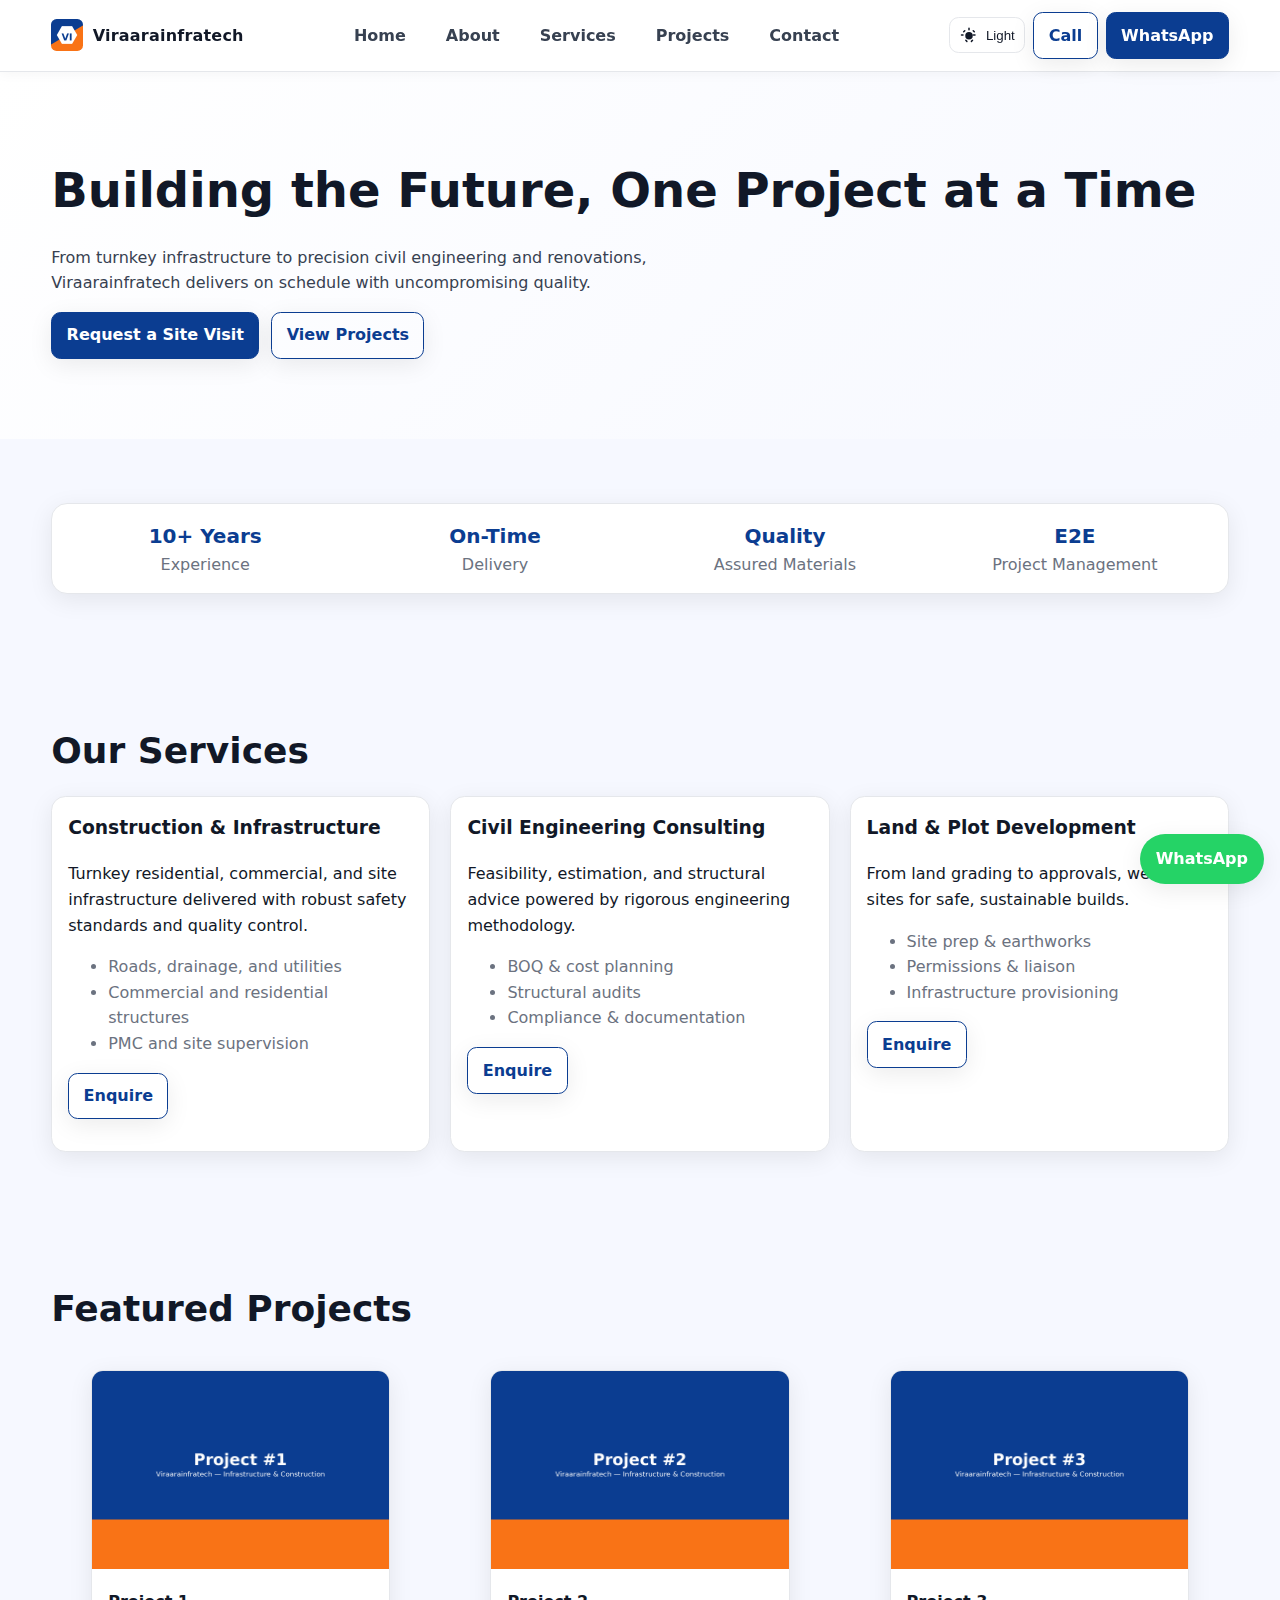
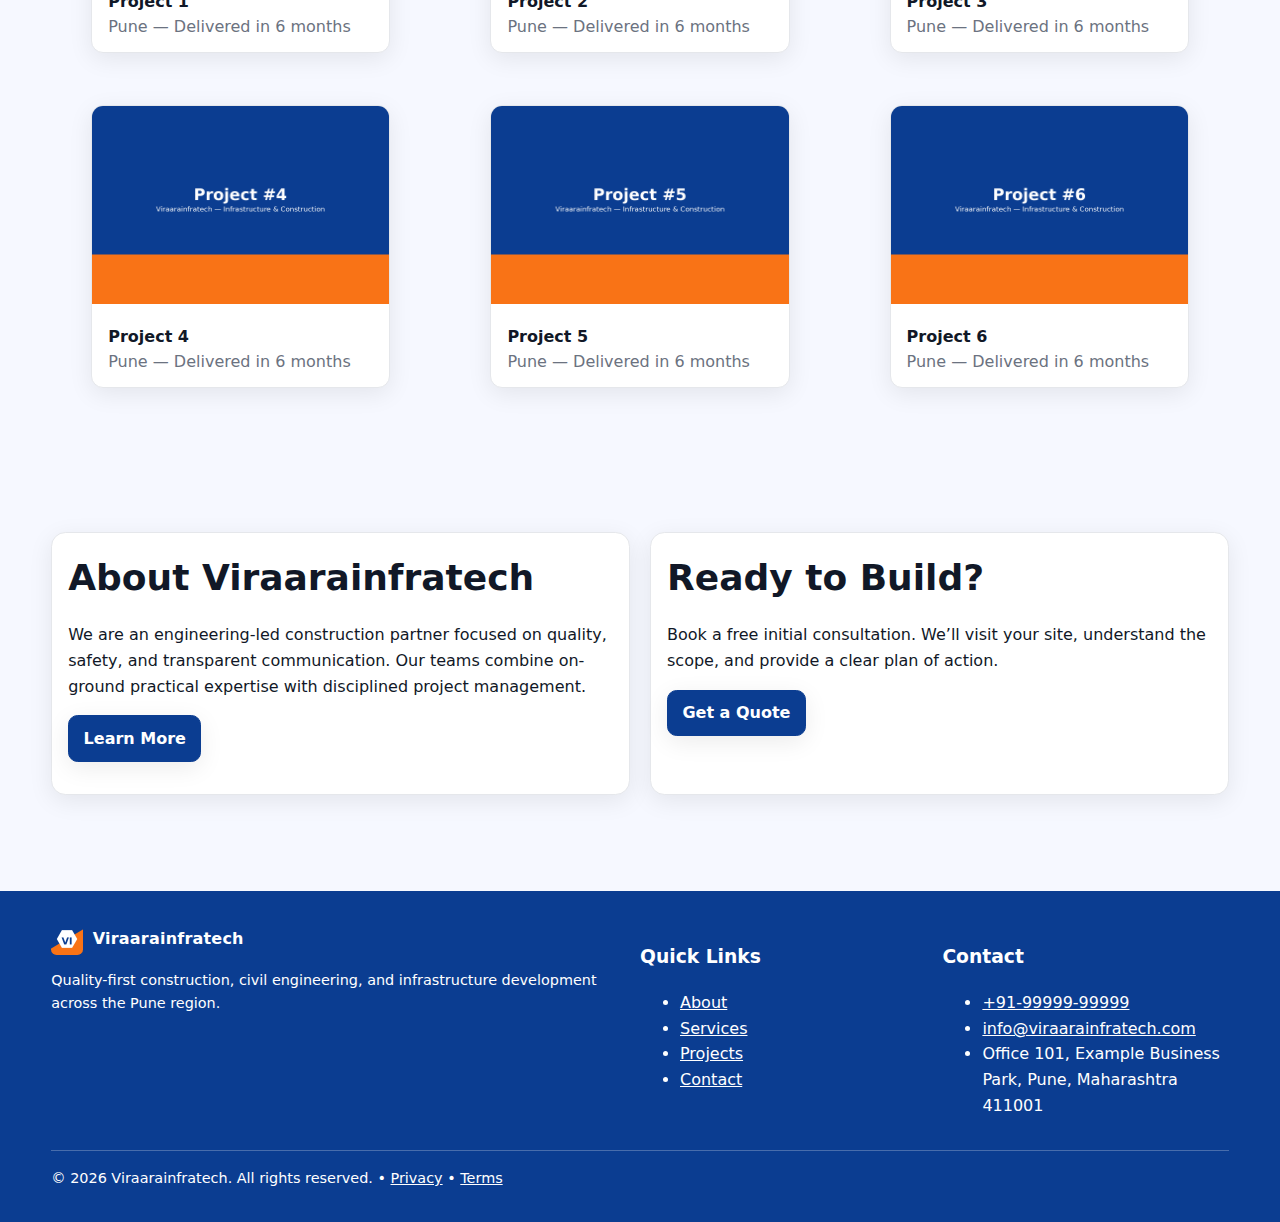
<file: index.html>
<!DOCTYPE html>
<html lang='en'>
<head>
  <meta charset='UTF-8'>
  <meta name='viewport' content='width=device-width, initial-scale=1.0'>
  <title>Viraarainfratech — Construction & Infrastructure in Pune</title>
  <meta name='description' content='Quality-first construction, civil engineering, and infrastructure development for the Pune region.'>
  <link rel='icon' type='image/png' href='assets/favicon.png'>
  <meta property='og:title' content='Viraarainfratech — Construction & Infrastructure in Pune'>
  <meta property='og:description' content='Quality-first construction, civil engineering, and infrastructure development for the Pune region.'>
  <meta property='og:type' content='website'>
  <meta property='og:image' content='assets/logo.png'>
  <meta name='twitter:card' content='summary_large_image'>
  <meta name='twitter:title' content='Viraarainfratech — Construction & Infrastructure in Pune'>
  <meta name='twitter:description' content='Quality-first construction, civil engineering, and infrastructure development for the Pune region.'>
  <meta name='theme-color' content='#0B3D91'>
  <link rel='stylesheet' href='assets/style.css'>
</head>
<body>
  <a class='skip-link' href='#main'>Skip to content</a>

<header class='header' role='banner'>
  <div class='container nav'>
    <a class='brand' href='index.html' aria-label='Viraarainfratech Home'>
      <img src='assets/logo.png' alt='Viraarainfratech logo'>
      <span>Viraarainfratech</span>
    </a>
    <nav aria-label='Primary' class='primary-nav'>
      <button class='hamburger' aria-expanded='false' aria-controls='menu'><svg aria-hidden='true' viewBox='0 0 24 24' fill='none' stroke='currentColor'><path stroke-linecap='round' stroke-linejoin='round' stroke-width='2' d='M4 6h16M4 12h16M4 18h16'/></svg><span class='sr-only'>Menu</span></button>
      <div id='menu' class='menu' role='menu'>
        <a role='menuitem' href='index.html'>Home</a>
        <a role='menuitem' href='about.html'>About</a>
        <a role='menuitem' href='services.html'>Services</a>
        <a role='menuitem' href='projects.html'>Projects</a>
        <a role='menuitem' href='contact.html'>Contact</a>
      </div>
    </nav>
    <div class='cta'>
      <button id='theme-toggle' class='theme-toggle' aria-pressed='false' aria-label='Toggle dark mode'>
        <svg aria-hidden='true' viewBox='0 0 24 24' fill='currentColor'><path d='M12 2a1 1 0 0 1 1 1v2a1 1 0 1 1-2 0V3a1 1 0 0 1 1-1Zm0 16a5 5 0 1 0 0-10 5 5 0 0 0 0 10Zm9-6a1 1 0 0 1-1 1h-2a1 1 0 1 1 0-2h2a1 1 0 0 1 1 1ZM5 12a1 1 0 0 1-1 1H2a1 1 0 1 1 0-2h2a1 1 0 0 1 1 1Zm12.364 6.364a1 1 0 0 1 0 1.414l-1.414 1.414a1 1 0 1 1-1.414-1.414l1.414-1.414a1 1 0 0 1 1.414 0ZM7.05 5.636a1 1 0 0 1 0 1.414L5.636 8.464A1 1 0 0 1 4.222 7.05L5.636 5.636A1 1 0 0 1 7.05 5.636Zm11.314 0 1.414 1.414A1 1 0 1 1 18.364 8.464l-1.414-1.414A1 1 0 1 1 18.364 5.636ZM7.05 18.364a1 1 0 0 1 1.414 0L9.879 19.78a1 1 0 0 1-1.414 1.414L7.05 19.778a1 1 0 0 1 0-1.414Z'/></svg>
        <span id='theme-label'>Theme</span>
      </button>
      <a class='btn secondary' href='tel:+91-99999-99999'>Call</a>
      <a class='btn' href='https://wa.me/919999999999' target='_blank' rel='noopener'>WhatsApp</a>
    </div>
  </div>
</header>

<main id='main'>
  <section class='hero'>
    <div class='container'>
      <h1>Building the Future, One Project at a Time</h1>
      <p class='lead'>From turnkey infrastructure to precision civil engineering and renovations, Viraarainfratech delivers on schedule with uncompromising quality.</p>
      <div class='actions'>
        <a class='btn' href='contact.html'>Request a Site Visit</a>
        <a class='btn secondary' href='projects.html'>View Projects</a>
      </div>
    </div>
  </section>

  <section class='section'>
    <div class='container trust' aria-label='Metrics'>
      <div class='metric'><div class='num'>10+ Years</div><div class='muted'>Experience</div></div>
      <div class='metric'><div class='num'>On-Time</div><div class='muted'>Delivery</div></div>
      <div class='metric'><div class='num'>Quality</div><div class='muted'>Assured Materials</div></div>
      <div class='metric'><div class='num'>E2E</div><div class='muted'>Project Management</div></div>
    </div>
  </section>

  <section class='section'>
    <div class='container'>
      <h2>Our Services</h2>
      <div class='grid grid-3'>
        <article class='card'>
          <h3>Construction & Infrastructure</h3>
          <p>Turnkey residential, commercial, and site infrastructure delivered with robust safety standards and quality control.</p>
          <ul class='muted'>
            <li>Roads, drainage, and utilities</li>
            <li>Commercial and residential structures</li>
            <li>PMC and site supervision</li>
          </ul>
          <p><a class='btn secondary' href='services.html#infra'>Enquire</a></p>
        </article>
        <article class='card'>
          <h3>Civil Engineering Consulting</h3>
          <p>Feasibility, estimation, and structural advice powered by rigorous engineering methodology.</p>
          <ul class='muted'>
            <li>BOQ & cost planning</li>
            <li>Structural audits</li>
            <li>Compliance & documentation</li>
          </ul>
          <p><a class='btn secondary' href='services.html#consult'>Enquire</a></p>
        </article>
        <article class='card'>
          <h3>Land & Plot Development</h3>
          <p>From land grading to approvals, we ready sites for safe, sustainable builds.</p>
          <ul class='muted'>
            <li>Site prep & earthworks</li>
            <li>Permissions & liaison</li>
            <li>Infrastructure provisioning</li>
          </ul>
          <p><a class='btn secondary' href='services.html#land'>Enquire</a></p>
        </article>
      </div>
    </div>
  </section>

  <section class='section'>
    <div class='container'>
      <h2>Featured Projects</h2>
      <div class='grid grid-3 projects-grid'>
        <figure tabindex='0' role='button' data-modal='project-1' aria-label='Open details for Project 1'><img src='assets/project-1.png' alt='Project 1 completed by Viraarainfratech'><figcaption><strong>Project 1</strong><br><span class='muted'>Pune — Delivered in 6 months</span></figcaption></figure><figure tabindex='0' role='button' data-modal='project-2' aria-label='Open details for Project 2'><img src='assets/project-2.png' alt='Project 2 completed by Viraarainfratech'><figcaption><strong>Project 2</strong><br><span class='muted'>Pune — Delivered in 6 months</span></figcaption></figure><figure tabindex='0' role='button' data-modal='project-3' aria-label='Open details for Project 3'><img src='assets/project-3.png' alt='Project 3 completed by Viraarainfratech'><figcaption><strong>Project 3</strong><br><span class='muted'>Pune — Delivered in 6 months</span></figcaption></figure><figure tabindex='0' role='button' data-modal='project-4' aria-label='Open details for Project 4'><img src='assets/project-4.png' alt='Project 4 completed by Viraarainfratech'><figcaption><strong>Project 4</strong><br><span class='muted'>Pune — Delivered in 6 months</span></figcaption></figure><figure tabindex='0' role='button' data-modal='project-5' aria-label='Open details for Project 5'><img src='assets/project-5.png' alt='Project 5 completed by Viraarainfratech'><figcaption><strong>Project 5</strong><br><span class='muted'>Pune — Delivered in 6 months</span></figcaption></figure><figure tabindex='0' role='button' data-modal='project-6' aria-label='Open details for Project 6'><img src='assets/project-6.png' alt='Project 6 completed by Viraarainfratech'><figcaption><strong>Project 6</strong><br><span class='muted'>Pune — Delivered in 6 months</span></figcaption></figure>
      </div>
    </div>
  </section>

  <section class='section'>
    <div class='container grid grid-2'>
      <div class='card'>
        <h2>About Viraarainfratech</h2>
        <p>We are an engineering-led construction partner focused on quality, safety, and transparent communication. Our teams combine on-ground practical expertise with disciplined project management.</p>
        <p><a class='btn' href='about.html'>Learn More</a></p>
      </div>
      <div class='card'>
        <h2>Ready to Build?</h2>
        <p>Book a free initial consultation. We’ll visit your site, understand the scope, and provide a clear plan of action.</p>
        <p><a class='btn' href='contact.html'>Get a Quote</a></p>
      </div>
    </div>
  </section>
</main>

<footer role='contentinfo'>
  <div class='container cols'>
    <div>
      <div class='brand' style='color:#fff;'>
        <img src='assets/logo.png' alt='' aria-hidden='true'>
        <span>Viraarainfratech</span>
      </div>
      <p class='small'>Quality-first construction, civil engineering, and infrastructure development across the Pune region.</p>
    </div>
    <div>
      <h3>Quick Links</h3>
      <nav aria-label='Footer'>
        <ul>
          <li><a href='about.html'>About</a></li>
          <li><a href='services.html'>Services</a></li>
          <li><a href='projects.html'>Projects</a></li>
          <li><a href='contact.html'>Contact</a></li>
        </ul>
      </nav>
    </div>
    <div>
      <h3>Contact</h3>
      <ul>
        <li><a href='tel:+91-99999-99999'>+91-99999-99999</a></li>
        <li><a href='mailto:info@viraarainfratech.com'>info@viraarainfratech.com</a></li>
        <li>Office 101, Example Business Park, Pune, Maharashtra 411001</li>
      </ul>
    </div>
  </div>
  <div class='container' style='margin-top:1rem; border-top:1px solid rgba(255,255,255,.25); padding-top:1rem;'>
    <div class='small'>© 2026 Viraarainfratech. All rights reserved. • <a href='#'>Privacy</a> • <a href='#'>Terms</a></div>
  </div>
</footer>
<a class='whatsapp-float' href='https://wa.me/919999999999' target='_blank' rel='noopener' aria-label='Chat on WhatsApp'>WhatsApp</a>

<div class='modal-backdrop' id='lightbox' role='dialog' aria-modal='true' aria-label='Project details'>
  <div class='modal'>
    <header>
      <strong id='modal-title'>Project</strong>
      <button class='close' aria-label='Close' data-close>×</button>
    </header>
    <div class='content'>
      <img id='modal-img' alt=''>
      <p id='modal-desc' class='muted'></p>
    </div>
  </div>
</div>

<script type='application/ld+json'>
{
  "@context": "https://schema.org",
  "@graph": [
    {
      "@type": "Organization",
      "name": "Viraarainfratech",
      "url": "https://www.example.com/",
      "logo": "assets/logo.png",
      "sameAs": ["https://www.linkedin.com/", "https://www.instagram.com/"]
    },
    {
      "@type": "LocalBusiness",
      "name": "Viraarainfratech",
      "image": "assets/logo.png",
      "telephone": "+91-99999-99999",
      "email": "info@viraarainfratech.com",
      "address": {
        "@type": "PostalAddress",
        "streetAddress": "Office 101, Example Business Park, Pune, Maharashtra 411001",
        "addressLocality": "Pune",
        "addressRegion": "MH",
        "postalCode": "411001",
        "addressCountry": "IN"
      },
      "areaServed": "Pune region, Maharashtra, India"
    },
    {
      "@type": "Service",
      "serviceType": "Construction & Infrastructure Development",
      "provider": {"@type": "Organization", "name": "Viraarainfratech"}
    },
    {
      "@type": "Service",
      "serviceType": "Civil Engineering Consulting",
      "provider": {"@type": "Organization", "name": "Viraarainfratech"}
    }
  ]
}
</script>

<script src='assets/script.js' defer></script>
</body>
</html>
</file>
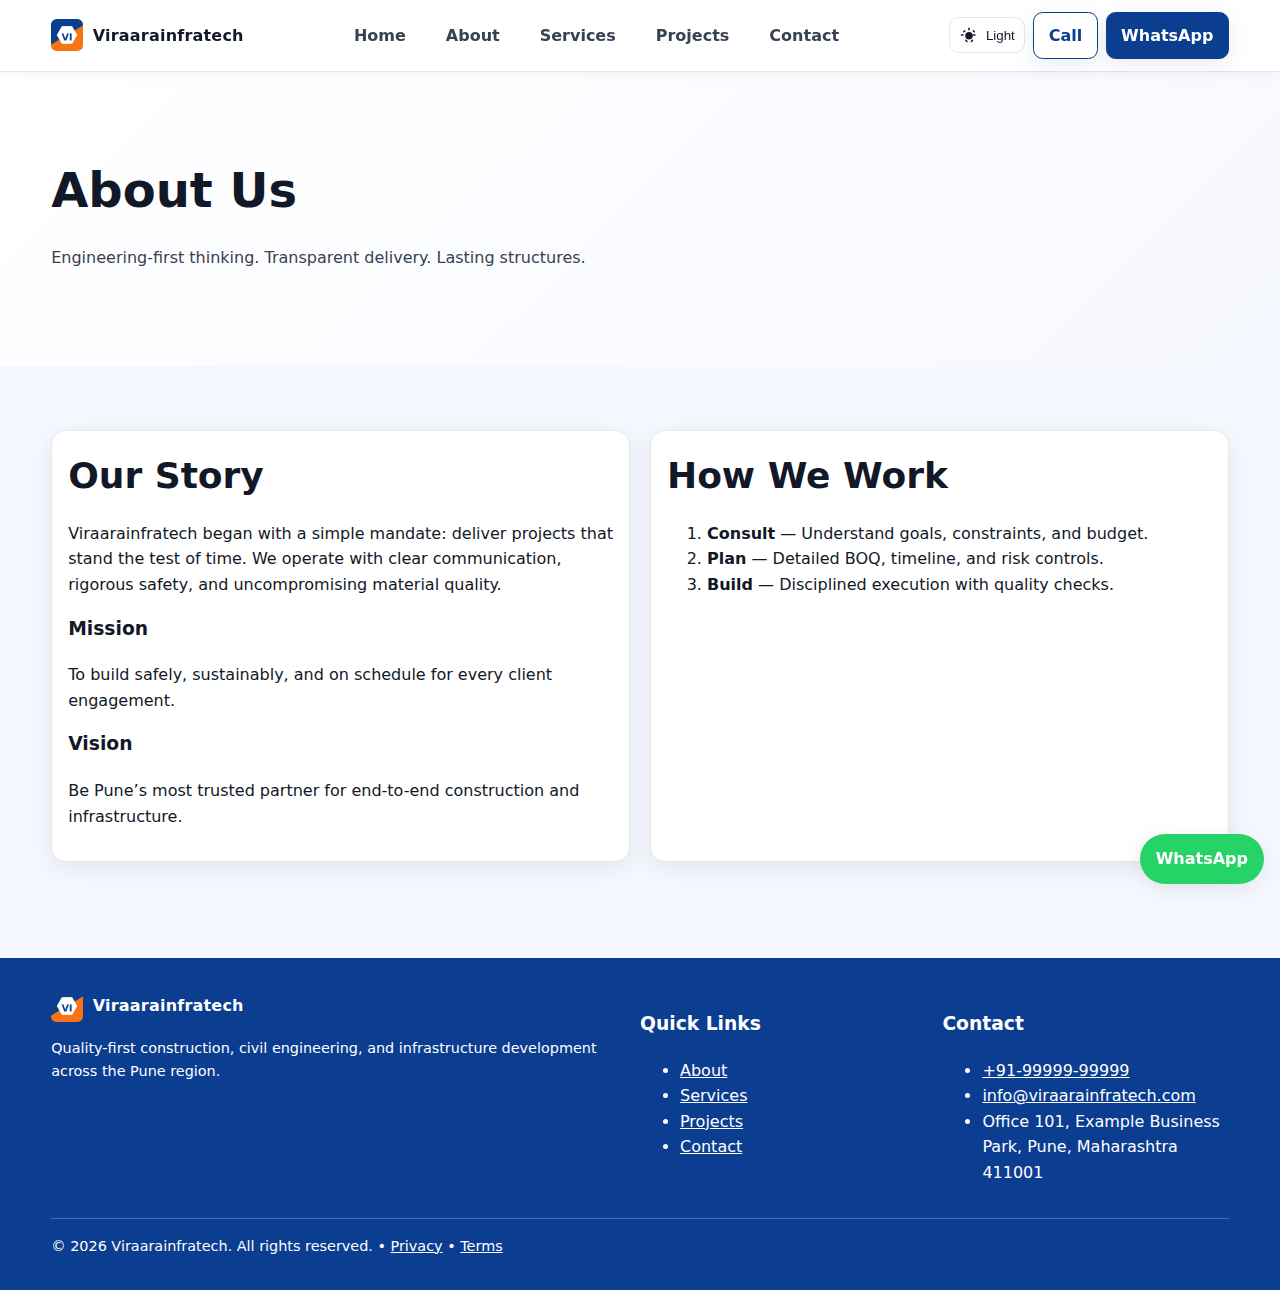
<file: about.html>
<!DOCTYPE html>
<html lang='en'>
<head>
  <meta charset='UTF-8'>
  <meta name='viewport' content='width=device-width, initial-scale=1.0'>
  <title>About — Viraarainfratech</title>
  <meta name='description' content='Learn about Viraarainfratech: mission, vision, safety, and quality-first approach.'>
  <link rel='icon' type='image/png' href='assets/favicon.png'>
  <meta property='og:title' content='About — Viraarainfratech'>
  <meta property='og:description' content='Learn about Viraarainfratech: mission, vision, safety, and quality-first approach.'>
  <meta property='og:type' content='website'>
  <meta property='og:image' content='assets/logo.png'>
  <meta name='twitter:card' content='summary_large_image'>
  <meta name='twitter:title' content='About — Viraarainfratech'>
  <meta name='twitter:description' content='Learn about Viraarainfratech: mission, vision, safety, and quality-first approach.'>
  <meta name='theme-color' content='#0B3D91'>
  <link rel='stylesheet' href='assets/style.css'>
</head>
<body>
  <a class='skip-link' href='#main'>Skip to content</a>

<header class='header' role='banner'>
  <div class='container nav'>
    <a class='brand' href='index.html' aria-label='Viraarainfratech Home'>
      <img src='assets/logo.png' alt='Viraarainfratech logo'>
      <span>Viraarainfratech</span>
    </a>
    <nav aria-label='Primary' class='primary-nav'>
      <button class='hamburger' aria-expanded='false' aria-controls='menu'><svg aria-hidden='true' viewBox='0 0 24 24' fill='none' stroke='currentColor'><path stroke-linecap='round' stroke-linejoin='round' stroke-width='2' d='M4 6h16M4 12h16M4 18h16'/></svg><span class='sr-only'>Menu</span></button>
      <div id='menu' class='menu' role='menu'>
        <a role='menuitem' href='index.html'>Home</a>
        <a role='menuitem' href='about.html'>About</a>
        <a role='menuitem' href='services.html'>Services</a>
        <a role='menuitem' href='projects.html'>Projects</a>
        <a role='menuitem' href='contact.html'>Contact</a>
      </div>
    </nav>
    <div class='cta'>
      <button id='theme-toggle' class='theme-toggle' aria-pressed='false' aria-label='Toggle dark mode'>
        <svg aria-hidden='true' viewBox='0 0 24 24' fill='currentColor'><path d='M12 2a1 1 0 0 1 1 1v2a1 1 0 1 1-2 0V3a1 1 0 0 1 1-1Zm0 16a5 5 0 1 0 0-10 5 5 0 0 0 0 10Zm9-6a1 1 0 0 1-1 1h-2a1 1 0 1 1 0-2h2a1 1 0 0 1 1 1ZM5 12a1 1 0 0 1-1 1H2a1 1 0 1 1 0-2h2a1 1 0 0 1 1 1Zm12.364 6.364a1 1 0 0 1 0 1.414l-1.414 1.414a1 1 0 1 1-1.414-1.414l1.414-1.414a1 1 0 0 1 1.414 0ZM7.05 5.636a1 1 0 0 1 0 1.414L5.636 8.464A1 1 0 0 1 4.222 7.05L5.636 5.636A1 1 0 0 1 7.05 5.636Zm11.314 0 1.414 1.414A1 1 0 1 1 18.364 8.464l-1.414-1.414A1 1 0 1 1 18.364 5.636ZM7.05 18.364a1 1 0 0 1 1.414 0L9.879 19.78a1 1 0 0 1-1.414 1.414L7.05 19.778a1 1 0 0 1 0-1.414Z'/></svg>
        <span id='theme-label'>Theme</span>
      </button>
      <a class='btn secondary' href='tel:+91-99999-99999'>Call</a>
      <a class='btn' href='https://wa.me/919999999999' target='_blank' rel='noopener'>WhatsApp</a>
    </div>
  </div>
</header>

<main id='main'>
  <section class='hero'>
    <div class='container'>
      <h1>About Us</h1>
      <p class='lead'>Engineering-first thinking. Transparent delivery. Lasting structures.</p>
    </div>
  </section>

  <section class='section'>
    <div class='container grid grid-2'>
      <article class='card'>
        <h2>Our Story</h2>
        <p>Viraarainfratech began with a simple mandate: deliver projects that stand the test of time. We operate with clear communication, rigorous safety, and uncompromising material quality.</p>
        <h3>Mission</h3>
        <p>To build safely, sustainably, and on schedule for every client engagement.</p>
        <h3>Vision</h3>
        <p>Be Pune’s most trusted partner for end-to-end construction and infrastructure.</p>
      </article>
      <aside class='card'>
        <h2>How We Work</h2>
        <ol>
          <li><strong>Consult</strong> — Understand goals, constraints, and budget.</li>
          <li><strong>Plan</strong> — Detailed BOQ, timeline, and risk controls.</li>
          <li><strong>Build</strong> — Disciplined execution with quality checks.</li>
        </ol>
      </aside>
    </div>
  </section>
</main>

<footer role='contentinfo'>
  <div class='container cols'>
    <div>
      <div class='brand' style='color:#fff;'>
        <img src='assets/logo.png' alt='' aria-hidden='true'>
        <span>Viraarainfratech</span>
      </div>
      <p class='small'>Quality-first construction, civil engineering, and infrastructure development across the Pune region.</p>
    </div>
    <div>
      <h3>Quick Links</h3>
      <nav aria-label='Footer'>
        <ul>
          <li><a href='about.html'>About</a></li>
          <li><a href='services.html'>Services</a></li>
          <li><a href='projects.html'>Projects</a></li>
          <li><a href='contact.html'>Contact</a></li>
        </ul>
      </nav>
    </div>
    <div>
      <h3>Contact</h3>
      <ul>
        <li><a href='tel:+91-99999-99999'>+91-99999-99999</a></li>
        <li><a href='mailto:info@viraarainfratech.com'>info@viraarainfratech.com</a></li>
        <li>Office 101, Example Business Park, Pune, Maharashtra 411001</li>
      </ul>
    </div>
  </div>
  <div class='container' style='margin-top:1rem; border-top:1px solid rgba(255,255,255,.25); padding-top:1rem;'>
    <div class='small'>© 2026 Viraarainfratech. All rights reserved. • <a href='#'>Privacy</a> • <a href='#'>Terms</a></div>
  </div>
</footer>
<a class='whatsapp-float' href='https://wa.me/919999999999' target='_blank' rel='noopener' aria-label='Chat on WhatsApp'>WhatsApp</a>

<script src='assets/script.js' defer></script>
</body>
</html>
</file>
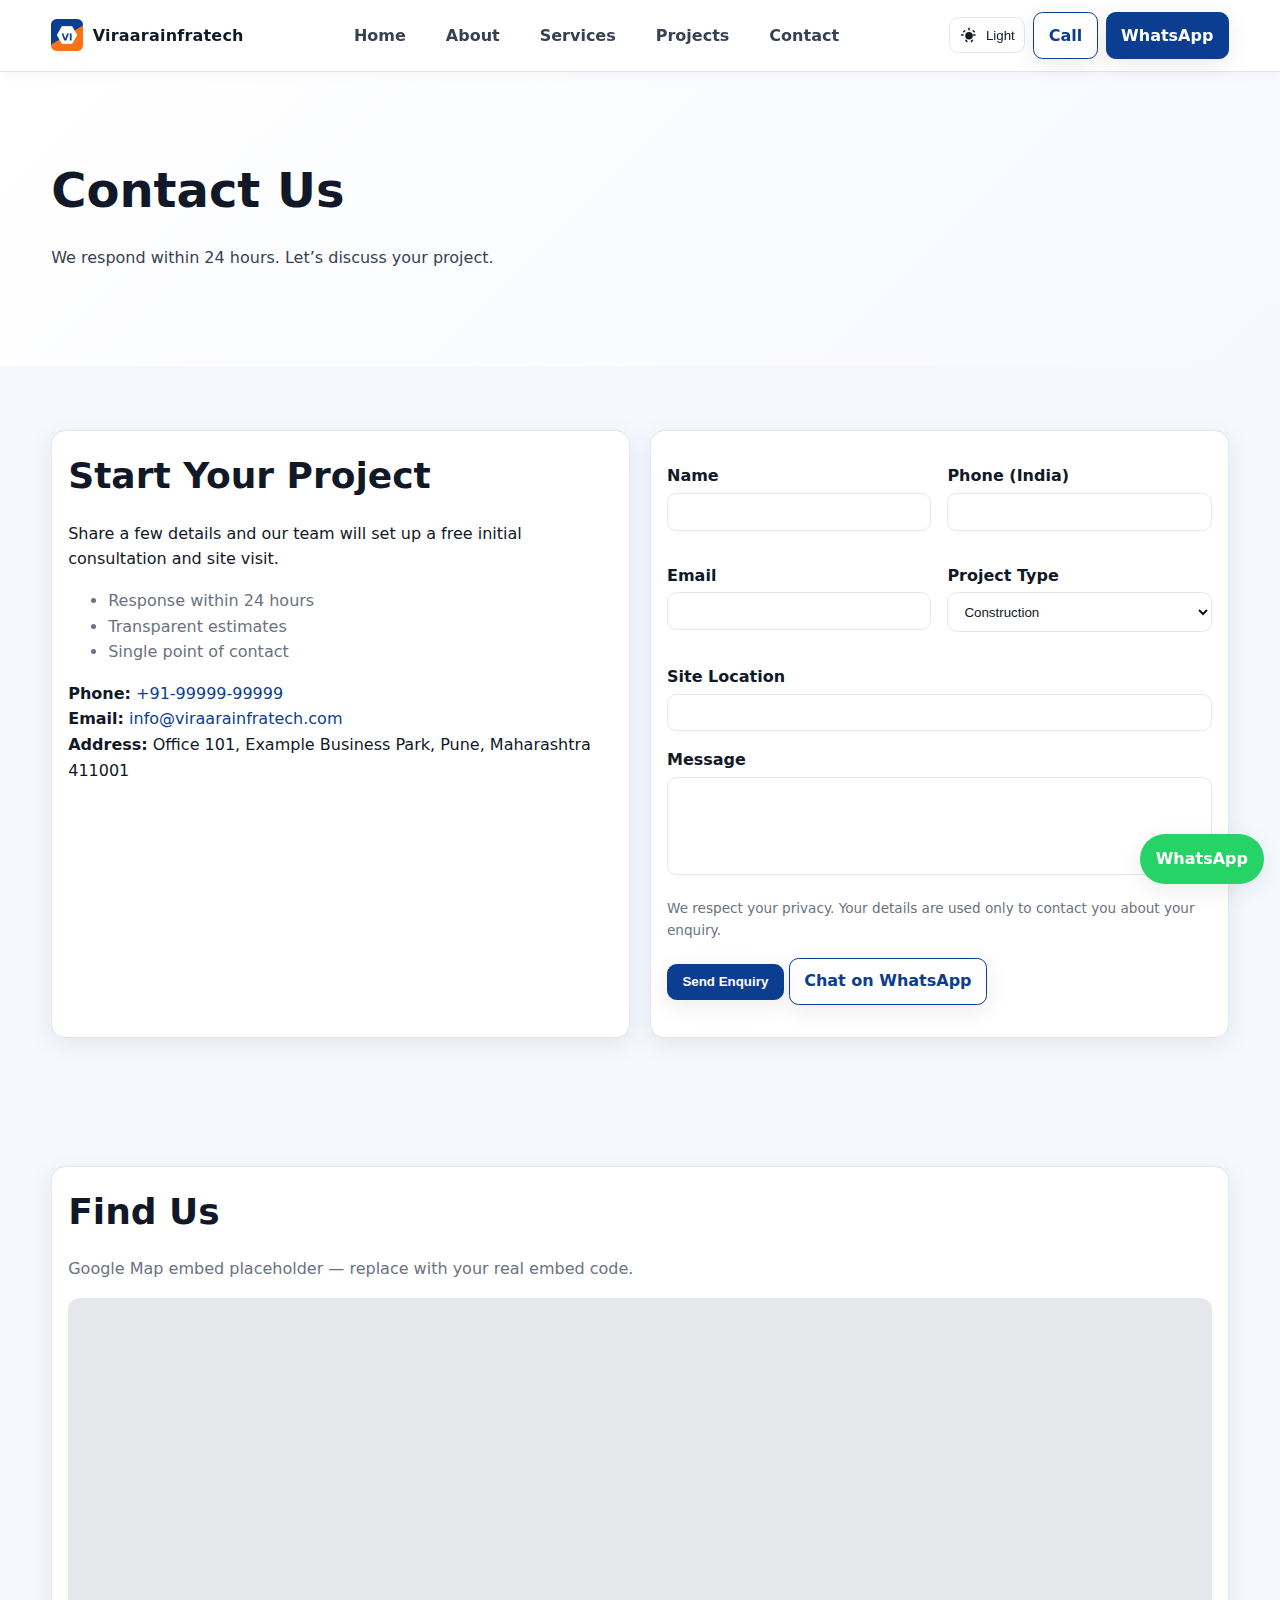
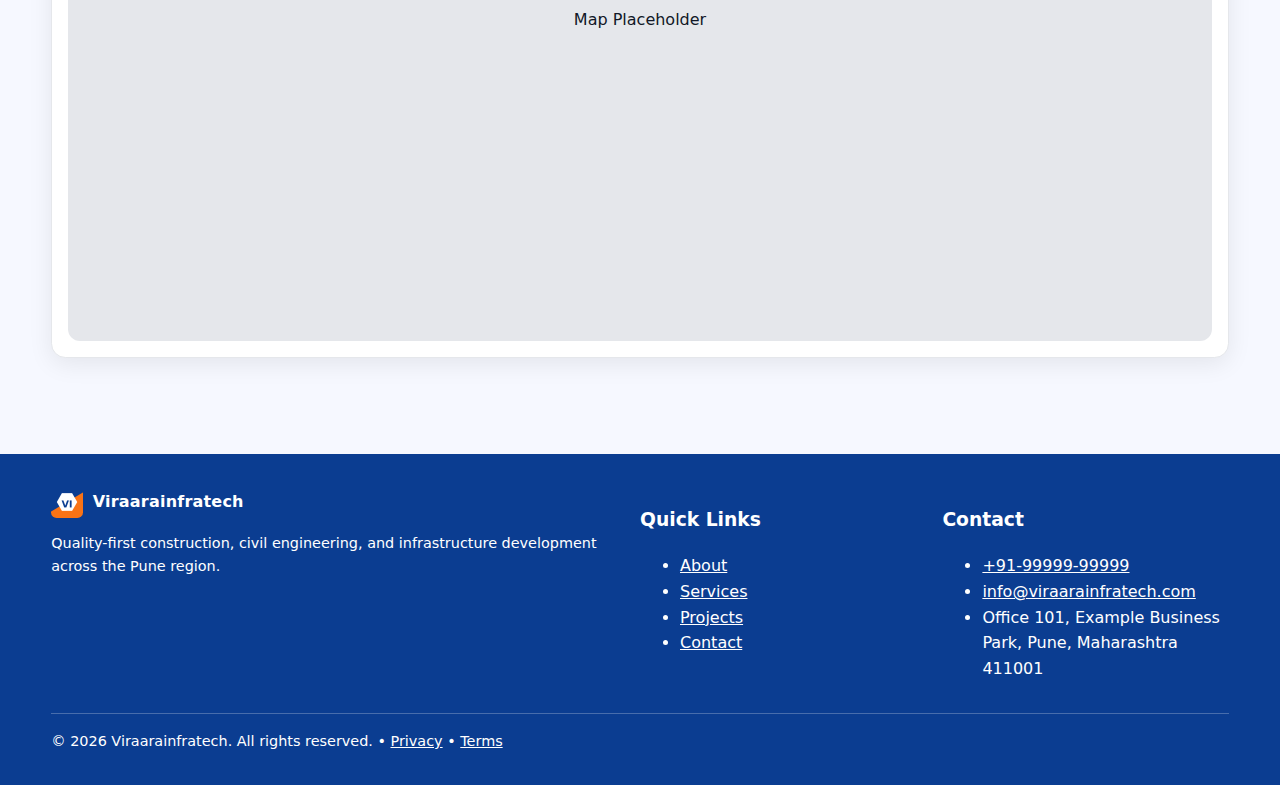
<file: contact.html>
<!DOCTYPE html>
<html lang='en'>
<head>
  <meta charset='UTF-8'>
  <meta name='viewport' content='width=device-width, initial-scale=1.0'>
  <title>Contact — Viraarainfratech</title>
  <meta name='description' content='Contact Viraarainfratech for quotes, site visits, and project consultations.'>
  <link rel='icon' type='image/png' href='assets/favicon.png'>
  <meta property='og:title' content='Contact — Viraarainfratech'>
  <meta property='og:description' content='Contact Viraarainfratech for quotes, site visits, and project consultations.'>
  <meta property='og:type' content='website'>
  <meta property='og:image' content='assets/logo.png'>
  <meta name='twitter:card' content='summary_large_image'>
  <meta name='twitter:title' content='Contact — Viraarainfratech'>
  <meta name='twitter:description' content='Contact Viraarainfratech for quotes, site visits, and project consultations.'>
  <meta name='theme-color' content='#0B3D91'>
  <link rel='stylesheet' href='assets/style.css'>
</head>
<body>
  <a class='skip-link' href='#main'>Skip to content</a>

<header class='header' role='banner'>
  <div class='container nav'>
    <a class='brand' href='index.html' aria-label='Viraarainfratech Home'>
      <img src='assets/logo.png' alt='Viraarainfratech logo'>
      <span>Viraarainfratech</span>
    </a>
    <nav aria-label='Primary' class='primary-nav'>
      <button class='hamburger' aria-expanded='false' aria-controls='menu'><svg aria-hidden='true' viewBox='0 0 24 24' fill='none' stroke='currentColor'><path stroke-linecap='round' stroke-linejoin='round' stroke-width='2' d='M4 6h16M4 12h16M4 18h16'/></svg><span class='sr-only'>Menu</span></button>
      <div id='menu' class='menu' role='menu'>
        <a role='menuitem' href='index.html'>Home</a>
        <a role='menuitem' href='about.html'>About</a>
        <a role='menuitem' href='services.html'>Services</a>
        <a role='menuitem' href='projects.html'>Projects</a>
        <a role='menuitem' href='contact.html'>Contact</a>
      </div>
    </nav>
    <div class='cta'>
      <button id='theme-toggle' class='theme-toggle' aria-pressed='false' aria-label='Toggle dark mode'>
        <svg aria-hidden='true' viewBox='0 0 24 24' fill='currentColor'><path d='M12 2a1 1 0 0 1 1 1v2a1 1 0 1 1-2 0V3a1 1 0 0 1 1-1Zm0 16a5 5 0 1 0 0-10 5 5 0 0 0 0 10Zm9-6a1 1 0 0 1-1 1h-2a1 1 0 1 1 0-2h2a1 1 0 0 1 1 1ZM5 12a1 1 0 0 1-1 1H2a1 1 0 1 1 0-2h2a1 1 0 0 1 1 1Zm12.364 6.364a1 1 0 0 1 0 1.414l-1.414 1.414a1 1 0 1 1-1.414-1.414l1.414-1.414a1 1 0 0 1 1.414 0ZM7.05 5.636a1 1 0 0 1 0 1.414L5.636 8.464A1 1 0 0 1 4.222 7.05L5.636 5.636A1 1 0 0 1 7.05 5.636Zm11.314 0 1.414 1.414A1 1 0 1 1 18.364 8.464l-1.414-1.414A1 1 0 1 1 18.364 5.636ZM7.05 18.364a1 1 0 0 1 1.414 0L9.879 19.78a1 1 0 0 1-1.414 1.414L7.05 19.778a1 1 0 0 1 0-1.414Z'/></svg>
        <span id='theme-label'>Theme</span>
      </button>
      <a class='btn secondary' href='tel:+91-99999-99999'>Call</a>
      <a class='btn' href='https://wa.me/919999999999' target='_blank' rel='noopener'>WhatsApp</a>
    </div>
  </div>
</header>

<main id='main'>
  <section class='hero'>
    <div class='container'>
      <h1>Contact Us</h1>
      <p class='lead'>We respond within 24 hours. Let’s discuss your project.</p>
    </div>
  </section>

  <section class='section'>
    <div class='container grid grid-2'>
      <div class='card'>
        <h2>Start Your Project</h2>
        <p>Share a few details and our team will set up a free initial consultation and site visit.</p>
        <ul class='muted'>
          <li>Response within 24 hours</li>
          <li>Transparent estimates</li>
          <li>Single point of contact</li>
        </ul>
        <p><strong>Phone:</strong> <a href='tel:+91-99999-99999'>+91-99999-99999</a><br>
           <strong>Email:</strong> <a href='mailto:info@viraarainfratech.com'>info@viraarainfratech.com</a><br>
           <strong>Address:</strong> Office 101, Example Business Park, Pune, Maharashtra 411001
        </p>
      </div>
      <div class='card'>
        <form id='contact-form' aria-describedby='form-help' novalidate>
          <div class='row'>
            <p>
              <label for='name'>Name</label>
              <input id='name' name='name' required autocomplete='name'>
            </p>
            <p>
              <label for='phone'>Phone (India)</label>
              <input id='phone' name='phone' required inputmode='tel' pattern='^(\+?91[- ]?)?[6-9]\d{9}$' title='Enter a valid Indian mobile number'>
            </p>
          </div>
          <div class='row'>
            <p>
              <label for='email'>Email</label>
              <input id='email' name='email' type='email' required autocomplete='email'>
            </p>
            <p>
              <label for='project'>Project Type</label>
              <select id='project' name='project'>
                <option>Construction</option>
                <option>Civil Consulting</option>
                <option>Land Development</option>
                <option>Renovation</option>
              </select>
            </p>
          </div>
          <p>
            <label for='location'>Site Location</label>
            <input id='location' name='location' required>
          </p>
          <p>
            <label for='message'>Message</label>
            <textarea id='message' name='message' rows='5' required></textarea>
          </p>
          <!-- Honeypot -->
          <p style='position:absolute; left:-9999px; width:1px; height:1px; overflow:hidden;'>
            <label for='company'>Company</label>
            <input id='company' name='company' tabindex='-1' autocomplete='off'>
          </p>
          <p id='form-help' class='form-hint'>We respect your privacy. Your details are used only to contact you about your enquiry.</p>
          <div class='success' id='form-success'>Thank you! We’ll get back to you shortly.</div>
          <div class='error' id='form-error'>Something went wrong. Please try again.</div>
          <p>
            <button class='btn' type='submit'>Send Enquiry</button>
            <a class='btn secondary' href='https://wa.me/919999999999' target='_blank' rel='noopener'>Chat on WhatsApp</a>
          </p>
        </form>
      </div>
    </div>
  </section>

  <section class='section'>
    <div class='container card'>
      <h2>Find Us</h2>
      <p class='muted'>Google Map embed placeholder — replace with your real embed code.</p>
      <div style='aspect-ratio:16/9; background:#e5e7eb; display:grid; place-items:center; border-radius:.75rem;'>Map Placeholder</div>
    </div>
  </section>
</main>

<footer role='contentinfo'>
  <div class='container cols'>
    <div>
      <div class='brand' style='color:#fff;'>
        <img src='assets/logo.png' alt='' aria-hidden='true'>
        <span>Viraarainfratech</span>
      </div>
      <p class='small'>Quality-first construction, civil engineering, and infrastructure development across the Pune region.</p>
    </div>
    <div>
      <h3>Quick Links</h3>
      <nav aria-label='Footer'>
        <ul>
          <li><a href='about.html'>About</a></li>
          <li><a href='services.html'>Services</a></li>
          <li><a href='projects.html'>Projects</a></li>
          <li><a href='contact.html'>Contact</a></li>
        </ul>
      </nav>
    </div>
    <div>
      <h3>Contact</h3>
      <ul>
        <li><a href='tel:+91-99999-99999'>+91-99999-99999</a></li>
        <li><a href='mailto:info@viraarainfratech.com'>info@viraarainfratech.com</a></li>
        <li>Office 101, Example Business Park, Pune, Maharashtra 411001</li>
      </ul>
    </div>
  </div>
  <div class='container' style='margin-top:1rem; border-top:1px solid rgba(255,255,255,.25); padding-top:1rem;'>
    <div class='small'>© 2026 Viraarainfratech. All rights reserved. • <a href='#'>Privacy</a> • <a href='#'>Terms</a></div>
  </div>
</footer>
<a class='whatsapp-float' href='https://wa.me/919999999999' target='_blank' rel='noopener' aria-label='Chat on WhatsApp'>WhatsApp</a>

<script src='assets/script.js' defer></script>
</body>
</html>
</file>
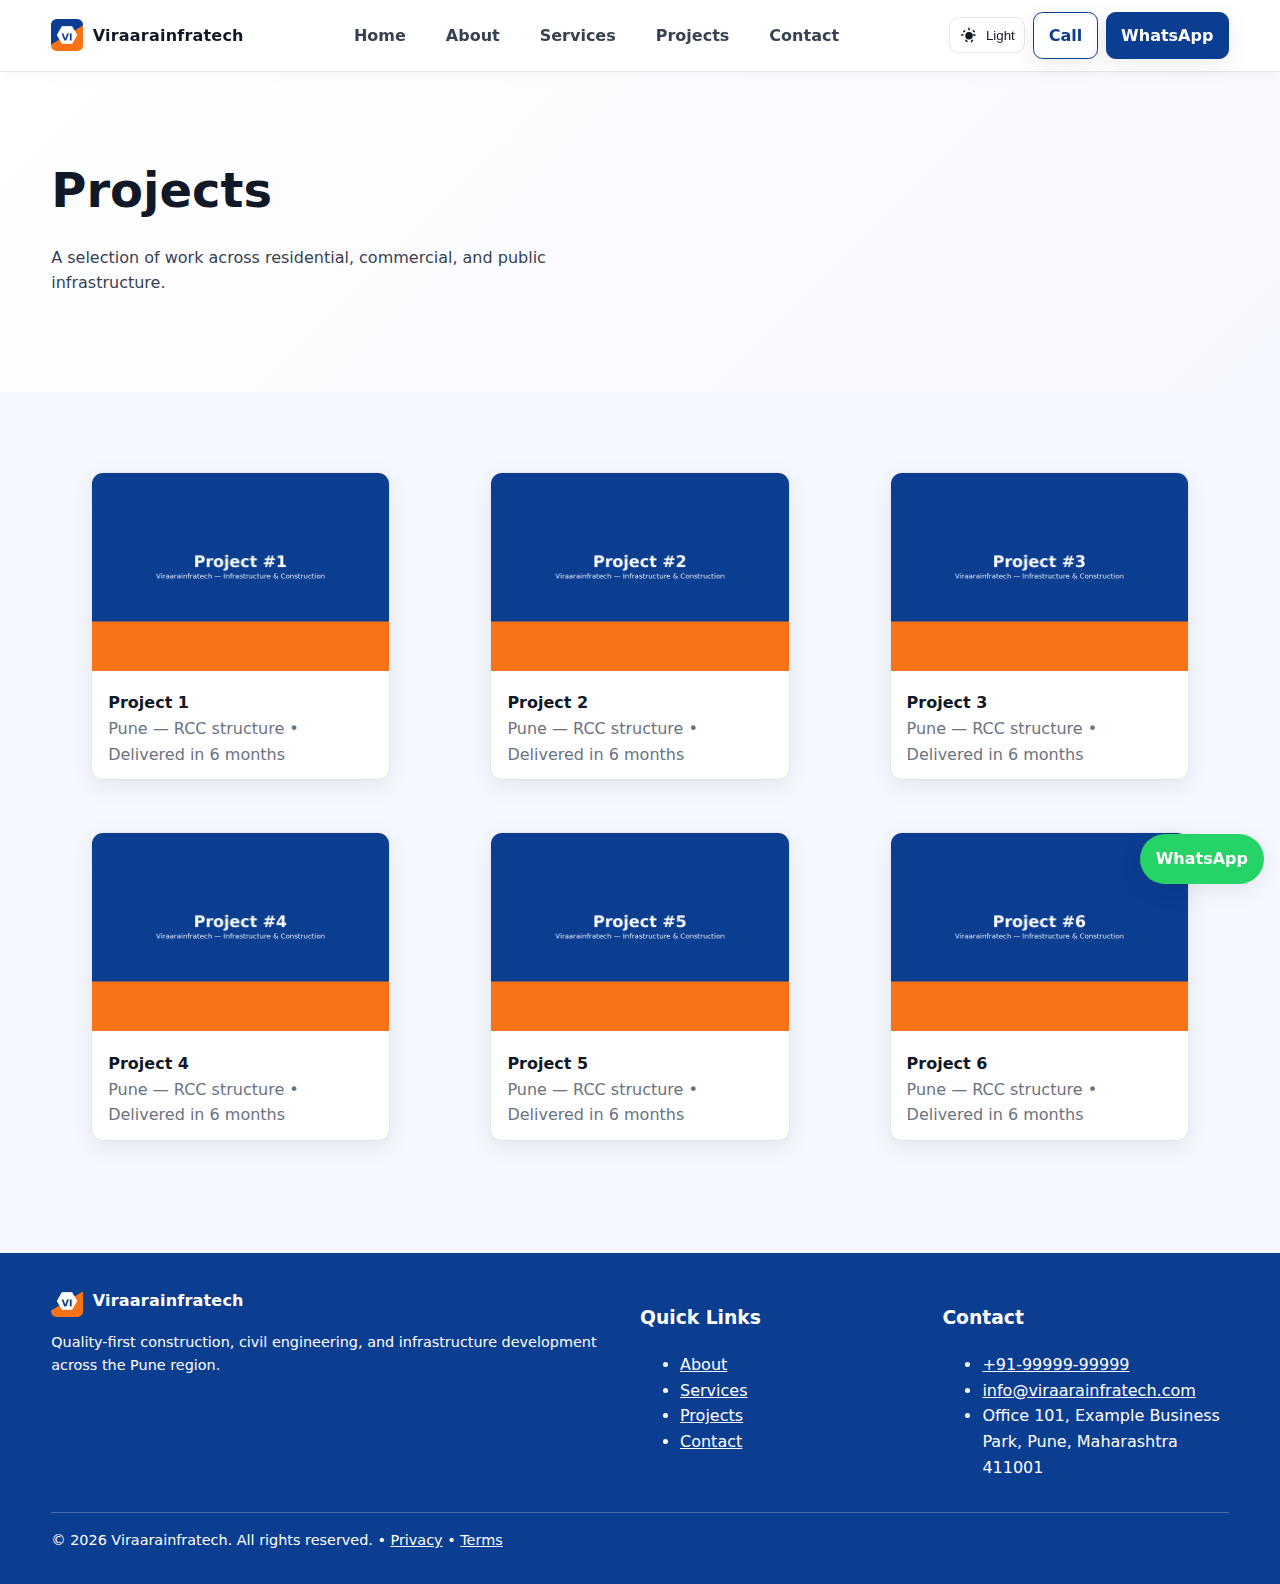
<file: projects.html>
<!DOCTYPE html>
<html lang='en'>
<head>
  <meta charset='UTF-8'>
  <meta name='viewport' content='width=device-width, initial-scale=1.0'>
  <title>Projects — Viraarainfratech</title>
  <meta name='description' content='Explore completed and ongoing construction and infrastructure projects by Viraarainfratech.'>
  <link rel='icon' type='image/png' href='assets/favicon.png'>
  <meta property='og:title' content='Projects — Viraarainfratech'>
  <meta property='og:description' content='Explore completed and ongoing construction and infrastructure projects by Viraarainfratech.'>
  <meta property='og:type' content='website'>
  <meta property='og:image' content='assets/logo.png'>
  <meta name='twitter:card' content='summary_large_image'>
  <meta name='twitter:title' content='Projects — Viraarainfratech'>
  <meta name='twitter:description' content='Explore completed and ongoing construction and infrastructure projects by Viraarainfratech.'>
  <meta name='theme-color' content='#0B3D91'>
  <link rel='stylesheet' href='assets/style.css'>
</head>
<body>
  <a class='skip-link' href='#main'>Skip to content</a>

<header class='header' role='banner'>
  <div class='container nav'>
    <a class='brand' href='index.html' aria-label='Viraarainfratech Home'>
      <img src='assets/logo.png' alt='Viraarainfratech logo'>
      <span>Viraarainfratech</span>
    </a>
    <nav aria-label='Primary' class='primary-nav'>
      <button class='hamburger' aria-expanded='false' aria-controls='menu'><svg aria-hidden='true' viewBox='0 0 24 24' fill='none' stroke='currentColor'><path stroke-linecap='round' stroke-linejoin='round' stroke-width='2' d='M4 6h16M4 12h16M4 18h16'/></svg><span class='sr-only'>Menu</span></button>
      <div id='menu' class='menu' role='menu'>
        <a role='menuitem' href='index.html'>Home</a>
        <a role='menuitem' href='about.html'>About</a>
        <a role='menuitem' href='services.html'>Services</a>
        <a role='menuitem' href='projects.html'>Projects</a>
        <a role='menuitem' href='contact.html'>Contact</a>
      </div>
    </nav>
    <div class='cta'>
      <button id='theme-toggle' class='theme-toggle' aria-pressed='false' aria-label='Toggle dark mode'>
        <svg aria-hidden='true' viewBox='0 0 24 24' fill='currentColor'><path d='M12 2a1 1 0 0 1 1 1v2a1 1 0 1 1-2 0V3a1 1 0 0 1 1-1Zm0 16a5 5 0 1 0 0-10 5 5 0 0 0 0 10Zm9-6a1 1 0 0 1-1 1h-2a1 1 0 1 1 0-2h2a1 1 0 0 1 1 1ZM5 12a1 1 0 0 1-1 1H2a1 1 0 1 1 0-2h2a1 1 0 0 1 1 1Zm12.364 6.364a1 1 0 0 1 0 1.414l-1.414 1.414a1 1 0 1 1-1.414-1.414l1.414-1.414a1 1 0 0 1 1.414 0ZM7.05 5.636a1 1 0 0 1 0 1.414L5.636 8.464A1 1 0 0 1 4.222 7.05L5.636 5.636A1 1 0 0 1 7.05 5.636Zm11.314 0 1.414 1.414A1 1 0 1 1 18.364 8.464l-1.414-1.414A1 1 0 1 1 18.364 5.636ZM7.05 18.364a1 1 0 0 1 1.414 0L9.879 19.78a1 1 0 0 1-1.414 1.414L7.05 19.778a1 1 0 0 1 0-1.414Z'/></svg>
        <span id='theme-label'>Theme</span>
      </button>
      <a class='btn secondary' href='tel:+91-99999-99999'>Call</a>
      <a class='btn' href='https://wa.me/919999999999' target='_blank' rel='noopener'>WhatsApp</a>
    </div>
  </div>
</header>

<main id='main'>
  <section class='hero'>
    <div class='container'>
      <h1>Projects</h1>
      <p class='lead'>A selection of work across residential, commercial, and public infrastructure.</p>
    </div>
  </section>

  <section class='section'>
    <div class='container projects-grid grid grid-3'>
      <figure tabindex='0' role='button' data-modal='project-1' aria-label='Open details for Project 1'><img src='assets/project-1.png' alt='Project 1 by Viraarainfratech'><figcaption><strong>Project 1</strong><br><span class='muted'>Pune — RCC structure • Delivered in 6 months</span></figcaption></figure><figure tabindex='0' role='button' data-modal='project-2' aria-label='Open details for Project 2'><img src='assets/project-2.png' alt='Project 2 by Viraarainfratech'><figcaption><strong>Project 2</strong><br><span class='muted'>Pune — RCC structure • Delivered in 6 months</span></figcaption></figure><figure tabindex='0' role='button' data-modal='project-3' aria-label='Open details for Project 3'><img src='assets/project-3.png' alt='Project 3 by Viraarainfratech'><figcaption><strong>Project 3</strong><br><span class='muted'>Pune — RCC structure • Delivered in 6 months</span></figcaption></figure><figure tabindex='0' role='button' data-modal='project-4' aria-label='Open details for Project 4'><img src='assets/project-4.png' alt='Project 4 by Viraarainfratech'><figcaption><strong>Project 4</strong><br><span class='muted'>Pune — RCC structure • Delivered in 6 months</span></figcaption></figure><figure tabindex='0' role='button' data-modal='project-5' aria-label='Open details for Project 5'><img src='assets/project-5.png' alt='Project 5 by Viraarainfratech'><figcaption><strong>Project 5</strong><br><span class='muted'>Pune — RCC structure • Delivered in 6 months</span></figcaption></figure><figure tabindex='0' role='button' data-modal='project-6' aria-label='Open details for Project 6'><img src='assets/project-6.png' alt='Project 6 by Viraarainfratech'><figcaption><strong>Project 6</strong><br><span class='muted'>Pune — RCC structure • Delivered in 6 months</span></figcaption></figure>
    </div>
  </section>
</main>

<footer role='contentinfo'>
  <div class='container cols'>
    <div>
      <div class='brand' style='color:#fff;'>
        <img src='assets/logo.png' alt='' aria-hidden='true'>
        <span>Viraarainfratech</span>
      </div>
      <p class='small'>Quality-first construction, civil engineering, and infrastructure development across the Pune region.</p>
    </div>
    <div>
      <h3>Quick Links</h3>
      <nav aria-label='Footer'>
        <ul>
          <li><a href='about.html'>About</a></li>
          <li><a href='services.html'>Services</a></li>
          <li><a href='projects.html'>Projects</a></li>
          <li><a href='contact.html'>Contact</a></li>
        </ul>
      </nav>
    </div>
    <div>
      <h3>Contact</h3>
      <ul>
        <li><a href='tel:+91-99999-99999'>+91-99999-99999</a></li>
        <li><a href='mailto:info@viraarainfratech.com'>info@viraarainfratech.com</a></li>
        <li>Office 101, Example Business Park, Pune, Maharashtra 411001</li>
      </ul>
    </div>
  </div>
  <div class='container' style='margin-top:1rem; border-top:1px solid rgba(255,255,255,.25); padding-top:1rem;'>
    <div class='small'>© 2026 Viraarainfratech. All rights reserved. • <a href='#'>Privacy</a> • <a href='#'>Terms</a></div>
  </div>
</footer>
<a class='whatsapp-float' href='https://wa.me/919999999999' target='_blank' rel='noopener' aria-label='Chat on WhatsApp'>WhatsApp</a>

<div class='modal-backdrop' id='lightbox' role='dialog' aria-modal='true' aria-label='Project details'>
  <div class='modal'>
    <header>
      <strong id='modal-title'>Project</strong>
      <button class='close' aria-label='Close' data-close>×</button>
    </header>
    <div class='content'>
      <img id='modal-img' alt=''>
      <p id='modal-desc' class='muted'></p>
    </div>
  </div>
</div>
<script src='assets/script.js' defer></script>
</body>
</html>
</file>
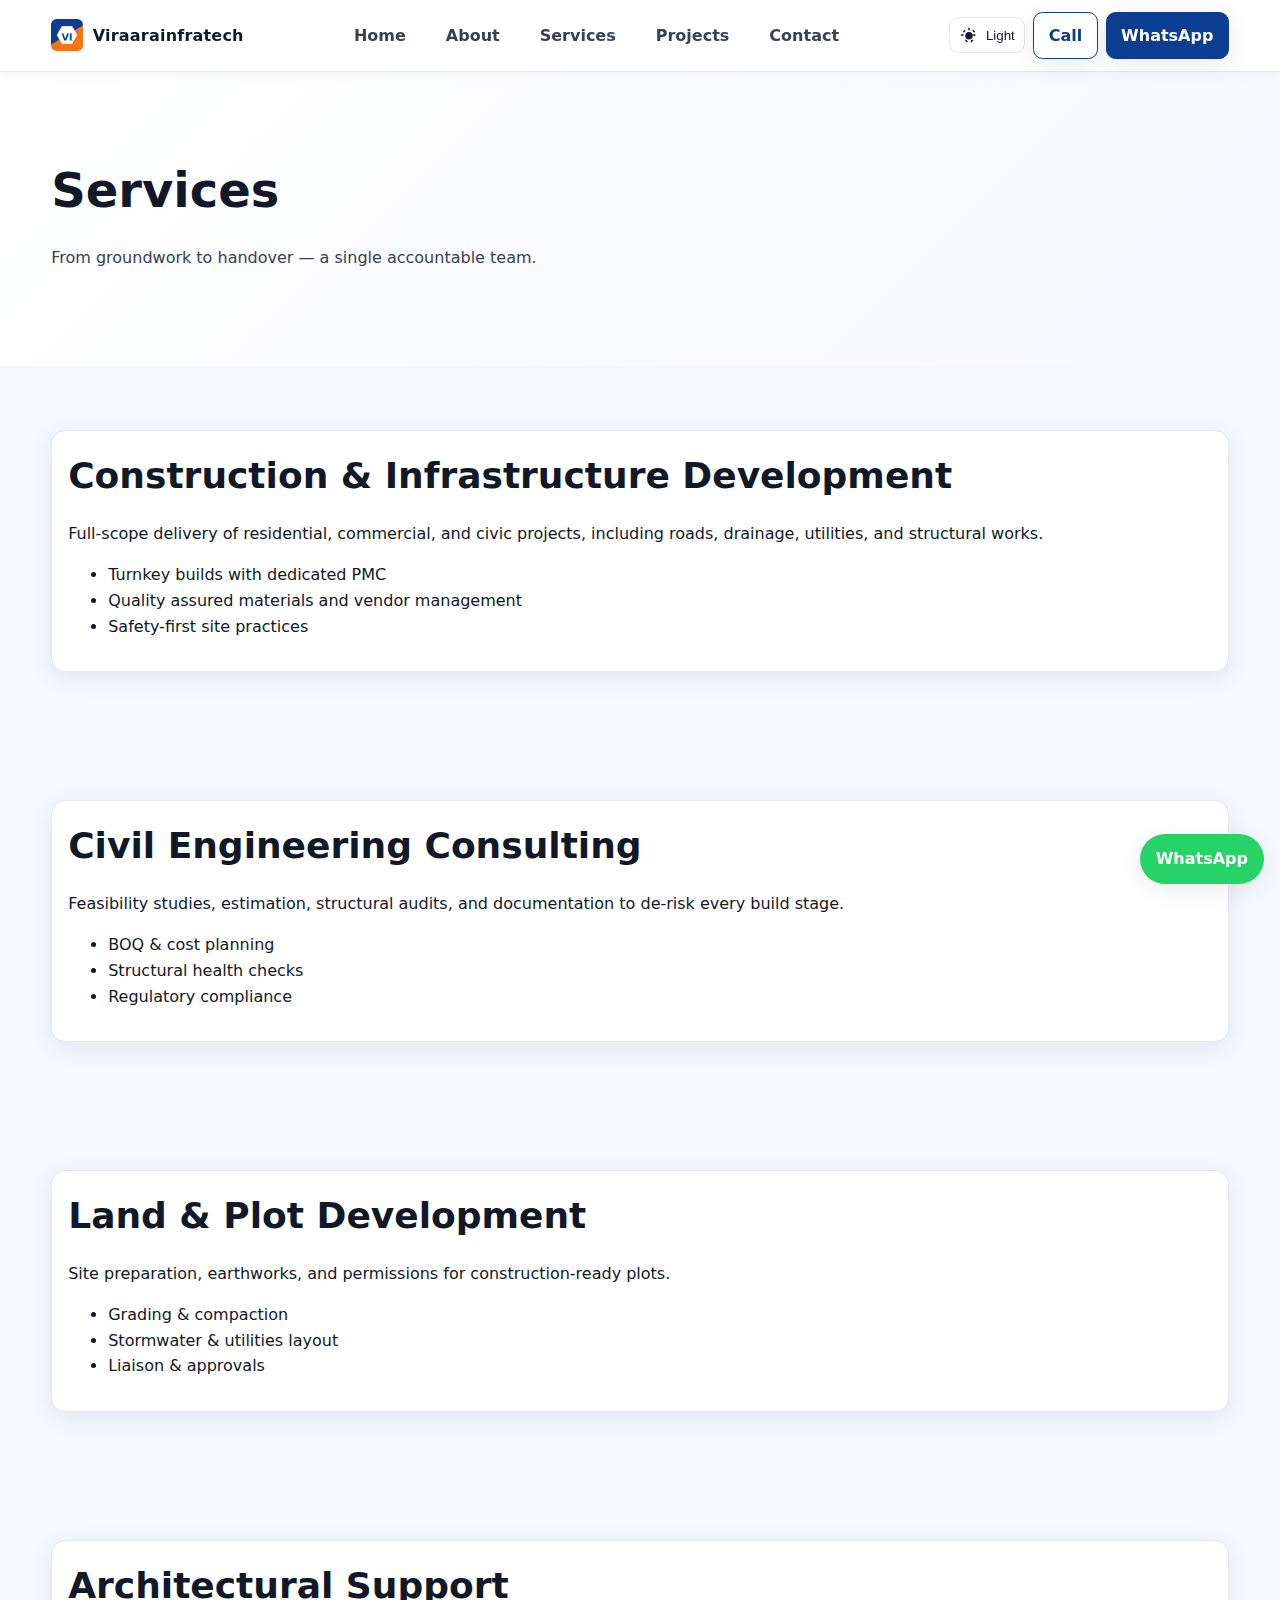
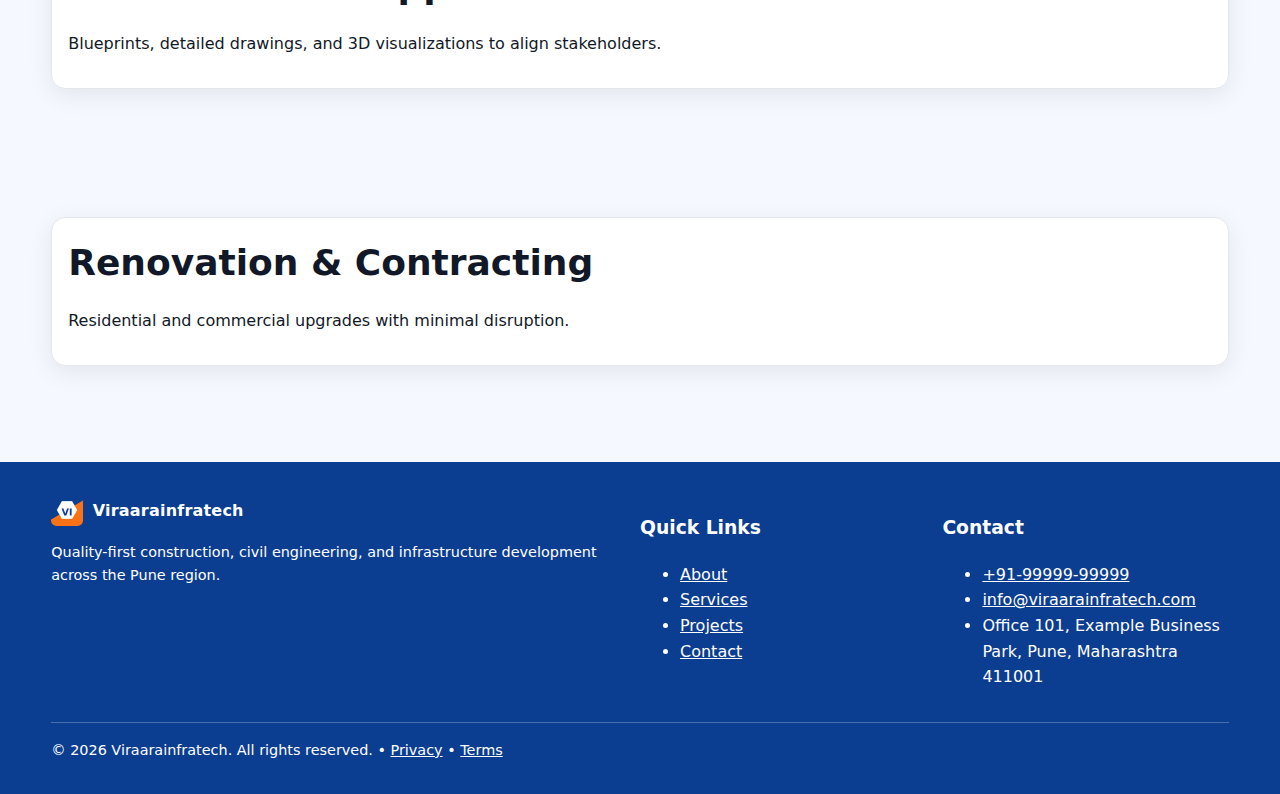
<file: services.html>
<!DOCTYPE html>
<html lang='en'>
<head>
  <meta charset='UTF-8'>
  <meta name='viewport' content='width=device-width, initial-scale=1.0'>
  <title>Services — Viraarainfratech</title>
  <meta name='description' content='Construction, civil engineering consulting, land & plot development, architectural support, and renovation.'>
  <link rel='icon' type='image/png' href='assets/favicon.png'>
  <meta property='og:title' content='Services — Viraarainfratech'>
  <meta property='og:description' content='Construction, civil engineering consulting, land & plot development, architectural support, and renovation.'>
  <meta property='og:type' content='website'>
  <meta property='og:image' content='assets/logo.png'>
  <meta name='twitter:card' content='summary_large_image'>
  <meta name='twitter:title' content='Services — Viraarainfratech'>
  <meta name='twitter:description' content='Construction, civil engineering consulting, land & plot development, architectural support, and renovation.'>
  <meta name='theme-color' content='#0B3D91'>
  <link rel='stylesheet' href='assets/style.css'>
</head>
<body>
  <a class='skip-link' href='#main'>Skip to content</a>

<header class='header' role='banner'>
  <div class='container nav'>
    <a class='brand' href='index.html' aria-label='Viraarainfratech Home'>
      <img src='assets/logo.png' alt='Viraarainfratech logo'>
      <span>Viraarainfratech</span>
    </a>
    <nav aria-label='Primary' class='primary-nav'>
      <button class='hamburger' aria-expanded='false' aria-controls='menu'><svg aria-hidden='true' viewBox='0 0 24 24' fill='none' stroke='currentColor'><path stroke-linecap='round' stroke-linejoin='round' stroke-width='2' d='M4 6h16M4 12h16M4 18h16'/></svg><span class='sr-only'>Menu</span></button>
      <div id='menu' class='menu' role='menu'>
        <a role='menuitem' href='index.html'>Home</a>
        <a role='menuitem' href='about.html'>About</a>
        <a role='menuitem' href='services.html'>Services</a>
        <a role='menuitem' href='projects.html'>Projects</a>
        <a role='menuitem' href='contact.html'>Contact</a>
      </div>
    </nav>
    <div class='cta'>
      <button id='theme-toggle' class='theme-toggle' aria-pressed='false' aria-label='Toggle dark mode'>
        <svg aria-hidden='true' viewBox='0 0 24 24' fill='currentColor'><path d='M12 2a1 1 0 0 1 1 1v2a1 1 0 1 1-2 0V3a1 1 0 0 1 1-1Zm0 16a5 5 0 1 0 0-10 5 5 0 0 0 0 10Zm9-6a1 1 0 0 1-1 1h-2a1 1 0 1 1 0-2h2a1 1 0 0 1 1 1ZM5 12a1 1 0 0 1-1 1H2a1 1 0 1 1 0-2h2a1 1 0 0 1 1 1Zm12.364 6.364a1 1 0 0 1 0 1.414l-1.414 1.414a1 1 0 1 1-1.414-1.414l1.414-1.414a1 1 0 0 1 1.414 0ZM7.05 5.636a1 1 0 0 1 0 1.414L5.636 8.464A1 1 0 0 1 4.222 7.05L5.636 5.636A1 1 0 0 1 7.05 5.636Zm11.314 0 1.414 1.414A1 1 0 1 1 18.364 8.464l-1.414-1.414A1 1 0 1 1 18.364 5.636ZM7.05 18.364a1 1 0 0 1 1.414 0L9.879 19.78a1 1 0 0 1-1.414 1.414L7.05 19.778a1 1 0 0 1 0-1.414Z'/></svg>
        <span id='theme-label'>Theme</span>
      </button>
      <a class='btn secondary' href='tel:+91-99999-99999'>Call</a>
      <a class='btn' href='https://wa.me/919999999999' target='_blank' rel='noopener'>WhatsApp</a>
    </div>
  </div>
</header>

<main id='main'>
  <section class='hero'>
    <div class='container'>
      <h1>Services</h1>
      <p class='lead'>From groundwork to handover — a single accountable team.</p>
    </div>
  </section>

  <section class='section container'>
    <div id='infra' class='card'>
      <h2>Construction & Infrastructure Development</h2>
      <p>Full-scope delivery of residential, commercial, and civic projects, including roads, drainage, utilities, and structural works.</p>
      <ul>
        <li>Turnkey builds with dedicated PMC</li>
        <li>Quality assured materials and vendor management</li>
        <li>Safety-first site practices</li>
      </ul>
    </div>
  </section>

  <section class='section container'>
    <div id='consult' class='card'>
      <h2>Civil Engineering Consulting</h2>
      <p>Feasibility studies, estimation, structural audits, and documentation to de-risk every build stage.</p>
      <ul>
        <li>BOQ & cost planning</li>
        <li>Structural health checks</li>
        <li>Regulatory compliance</li>
      </ul>
    </div>
  </section>

  <section class='section container'>
    <div id='land' class='card'>
      <h2>Land & Plot Development</h2>
      <p>Site preparation, earthworks, and permissions for construction-ready plots.</p>
      <ul>
        <li>Grading & compaction</li>
        <li>Stormwater & utilities layout</li>
        <li>Liaison & approvals</li>
      </ul>
    </div>
  </section>

  <section class='section container'>
    <div id='arch' class='card'>
      <h2>Architectural Support</h2>
      <p>Blueprints, detailed drawings, and 3D visualizations to align stakeholders.</p>
    </div>
  </section>

  <section class='section container'>
    <div id='reno' class='card'>
      <h2>Renovation & Contracting</h2>
      <p>Residential and commercial upgrades with minimal disruption.</p>
    </div>
  </section>
</main>

<footer role='contentinfo'>
  <div class='container cols'>
    <div>
      <div class='brand' style='color:#fff;'>
        <img src='assets/logo.png' alt='' aria-hidden='true'>
        <span>Viraarainfratech</span>
      </div>
      <p class='small'>Quality-first construction, civil engineering, and infrastructure development across the Pune region.</p>
    </div>
    <div>
      <h3>Quick Links</h3>
      <nav aria-label='Footer'>
        <ul>
          <li><a href='about.html'>About</a></li>
          <li><a href='services.html'>Services</a></li>
          <li><a href='projects.html'>Projects</a></li>
          <li><a href='contact.html'>Contact</a></li>
        </ul>
      </nav>
    </div>
    <div>
      <h3>Contact</h3>
      <ul>
        <li><a href='tel:+91-99999-99999'>+91-99999-99999</a></li>
        <li><a href='mailto:info@viraarainfratech.com'>info@viraarainfratech.com</a></li>
        <li>Office 101, Example Business Park, Pune, Maharashtra 411001</li>
      </ul>
    </div>
  </div>
  <div class='container' style='margin-top:1rem; border-top:1px solid rgba(255,255,255,.25); padding-top:1rem;'>
    <div class='small'>© 2026 Viraarainfratech. All rights reserved. • <a href='#'>Privacy</a> • <a href='#'>Terms</a></div>
  </div>
</footer>
<a class='whatsapp-float' href='https://wa.me/919999999999' target='_blank' rel='noopener' aria-label='Chat on WhatsApp'>WhatsApp</a>

<script src='assets/script.js' defer></script>
</body>
</html>
</file>
<file: assets/style.css>
/* Viraarainfratech — Light/Dark Theme (Pure CSS) */
:root {
  /* Light theme (default) */
  --brand-primary: #0B3D91;
  --brand-accent: #F97316;
  --brand-green: #16A34A;
  --text-900: #111827;
  --text-700: #374151;
  --text-500: #6B7280;
  --surface: #FFFFFF;
  --surface-alt: #F6F8FF;
  --border: #E5E7EB;
  --shadow: 0 6px 24px rgba(0,0,0,.08);
}
/* System dark preference (auto) — will be overridden by [data-theme] */
@media (prefers-color-scheme: dark) {
  :root {
    --text-900: #e5e7eb;
    --text-700: #cbd5e1;
    --text-500: #94a3b8;
    --surface: #0f172a;
    --surface-alt: #0b1220;
    --border: #334155;
  }
}
/* Manual overrides */
:root[data-theme='light'] {
  --text-900: #111827;
  --text-700: #374151;
  --text-500: #6B7280;
  --surface: #FFFFFF;
  --surface-alt: #F6F8FF;
  --border: #E5E7EB;
}
:root[data-theme='dark'] {
  --text-900: #e5e7eb;
  --text-700: #cbd5e1;
  --text-500: #94a3b8;
  --surface: #0f172a;
  --surface-alt: #0b1220;
  --border: #334155;
}

* { box-sizing: border-box; }
html:focus-within { scroll-behavior: smooth; }
body { margin: 0; font-family: system-ui, -apple-system, Segoe UI, Roboto, Arial, sans-serif; color: var(--text-900); background: var(--surface-alt); line-height: 1.6; }
img { max-width: 100%; height: auto; }
a { color: var(--brand-primary); text-decoration: none; }
a:hover { text-decoration: underline; }

/* Layout */
.container { width: min(1200px, 92%); margin-inline: auto; }
.grid { display: grid; gap: 1.25rem; }
.grid-3 { grid-template-columns: repeat(3, 1fr); }
.grid-2 { grid-template-columns: repeat(2, 1fr); }
@media (max-width: 900px) { .grid-3 { grid-template-columns: 1fr 1fr; } }
@media (max-width: 640px) { .grid-3, .grid-2 { grid-template-columns: 1fr; } }

/* Skip link */
.skip-link { position: absolute; left: -9999px; top: auto; width: 1px; height: 1px; overflow: hidden; }
.skip-link:focus { position: fixed; left: 1rem; top: 1rem; width: auto; height: auto; background: #FFF; color: #000; padding: .5rem .75rem; border: 2px solid var(--brand-primary); z-index: 10000; }

/* Header */
.header { position: sticky; top: 0; z-index: 1000; background: var(--surface); border-bottom: 1px solid var(--border); box-shadow: 0 2px 12px rgba(0,0,0,.04); }
.nav { display: flex; align-items: center; justify-content: space-between; padding: .75rem 0; }
.brand { display: flex; align-items: center; gap: .6rem; color: var(--text-900); font-weight: 700; letter-spacing: .2px; }
.brand img { width: 32px; height: 32px; border-radius: .35rem; }
.menu { display: flex; gap: 1rem; align-items: center; }
.menu a { color: var(--text-700); font-weight: 600; padding: .5rem .75rem; border-radius: .5rem; }
.menu a:focus-visible { outline: 2px solid var(--brand-primary); outline-offset: 2px; }
.cta { display: flex; gap: .5rem; align-items: center; }
.btn { display: inline-block; padding: .6rem .9rem; border-radius: .6rem; border: 1px solid var(--brand-primary); background: var(--brand-primary); color: #fff; font-weight: 700; box-shadow: var(--shadow); }
.btn.secondary { background: transparent; color: var(--brand-primary); }

/* Theme toggle */
.theme-toggle { border: 1px solid var(--border); background: var(--surface); color: var(--text-900); padding: .5rem .6rem; border-radius: .6rem; display: inline-flex; align-items: center; gap: .5rem; cursor: pointer; }
.theme-toggle:hover { border-color: var(--brand-primary); }
.theme-toggle svg { width: 18px; height: 18px; }

/* Mobile nav */
.hamburger { display: none; background: transparent; border: none; padding: .5rem; }
.hamburger svg { width: 28px; height: 28px; }
@media (max-width: 900px) {
  .menu { display: none; position: fixed; inset: 64px 0 auto 0; background: var(--surface); border-bottom: 1px solid var(--border); padding: 1rem; flex-direction: column; gap: .5rem; }
  .menu.open { display: flex; }
  .hamburger { display: inline-flex; }
  .cta { display: none; }
}

/* Hero */
.hero { background: linear-gradient(135deg, var(--surface) 0%, var(--surface-alt) 100%); padding: clamp(3rem, 5vw + 1rem, 6rem) 0; }
.hero h1 { font-size: clamp(2rem, 2.5vw + 1rem, 3rem); margin: 0 0 .75rem 0; }
.hero p.lead { color: var(--text-700); max-width: 60ch; }
.hero .actions { margin-top: 1rem; display: flex; gap: .75rem; flex-wrap: wrap; }

/* Cards */
.card { background: var(--surface); border: 1px solid var(--border); border-radius: .9rem; padding: 1rem; box-shadow: var(--shadow); }
.card h3 { margin-top: 0; }

/* Trust bar */
.trust { background: var(--surface); border: 1px solid var(--border); border-radius: 1rem; padding: 1rem; display: grid; grid-template-columns: repeat(4, 1fr); gap: 1rem; box-shadow: var(--shadow); }
.trust .metric { text-align: center; }
.trust .metric .num { font-weight: 900; color: var(--brand-primary); font-size: 1.25rem; }
@media (max-width: 800px) { .trust { grid-template-columns: repeat(2, 1fr); } }

/* Sections */
.section { padding: clamp(2rem, 4vw + 1rem, 4rem) 0; }
.section h2 { font-size: clamp(1.5rem, 2vw + .75rem, 2.25rem); margin: 0 0 1rem 0; }
.muted { color: var(--text-500); }

/* Projects grid */
.projects-grid figure { border: 1px solid var(--border); background: var(--surface); border-radius: .75rem; overflow: hidden; box-shadow: var(--shadow); }
.projects-grid figcaption { padding: .75rem 1rem; }

/* Modal */
.modal-backdrop { position: fixed; inset: 0; background: rgba(0,0,0,.6); display: none; align-items: center; justify-content: center; z-index: 2000; }
.modal-backdrop.open { display: flex; }
.modal { background: var(--surface); width: min(900px, 92%); border-radius: .75rem; overflow: hidden; box-shadow: var(--shadow); color: var(--text-900); }
.modal header { display: flex; justify-content: space-between; align-items: center; padding: .75rem 1rem; border-bottom: 1px solid var(--border); }
.modal .content { padding: 1rem; }
.modal .close { background: transparent; border: none; font-size: 1.25rem; color: var(--text-900); }

/* Forms */
form .row { display: grid; gap: 1rem; grid-template-columns: 1fr 1fr; }
@media (max-width: 640px) { form .row { grid-template-columns: 1fr; } }
label { display: block; font-weight: 700; margin-bottom: .25rem; }
input, select, textarea { width: 100%; padding: .65rem .75rem; border: 1px solid var(--border); border-radius: .6rem; background: var(--surface); color: var(--text-900); }
input:focus, select:focus, textarea:focus { outline: 2px solid var(--brand-primary); outline-offset: 2px; }
.form-hint { font-size: .85rem; color: var(--text-500); }
.success { background: #ECFDF5; color: #065F46; border: 1px solid #A7F3D0; padding: .75rem; border-radius: .5rem; display: none; }
.error { background: #FEF2F2; color: #991B1B; border: 1px solid #FECACA; padding: .75rem; border-radius: .5rem; display: none; }

/* Footer */
footer { background: var(--brand-primary); color: #fff; padding: 2rem 0; margin-top: 2rem; }
footer a { color: #fff; text-decoration: underline; }
footer .cols { display: grid; gap: 1rem; grid-template-columns: 2fr 1fr 1fr; }
@media (max-width: 800px) { footer .cols { grid-template-columns: 1fr; } }
.small { font-size: .9rem; }

/* Floating WhatsApp */
.whatsapp-float { position: fixed; right: 1rem; bottom: 1rem; background: #25D366; color: #fff; padding: .75rem 1rem; border-radius: 999px; box-shadow: var(--shadow); z-index: 1500; font-weight: 800; }
.whatsapp-float:hover { filter: brightness(1.05); text-decoration: none; }

/* Reduce motion */
@media (prefers-reduced-motion: reduce) { * { transition: none !important; animation: none !important; } }
</file>
